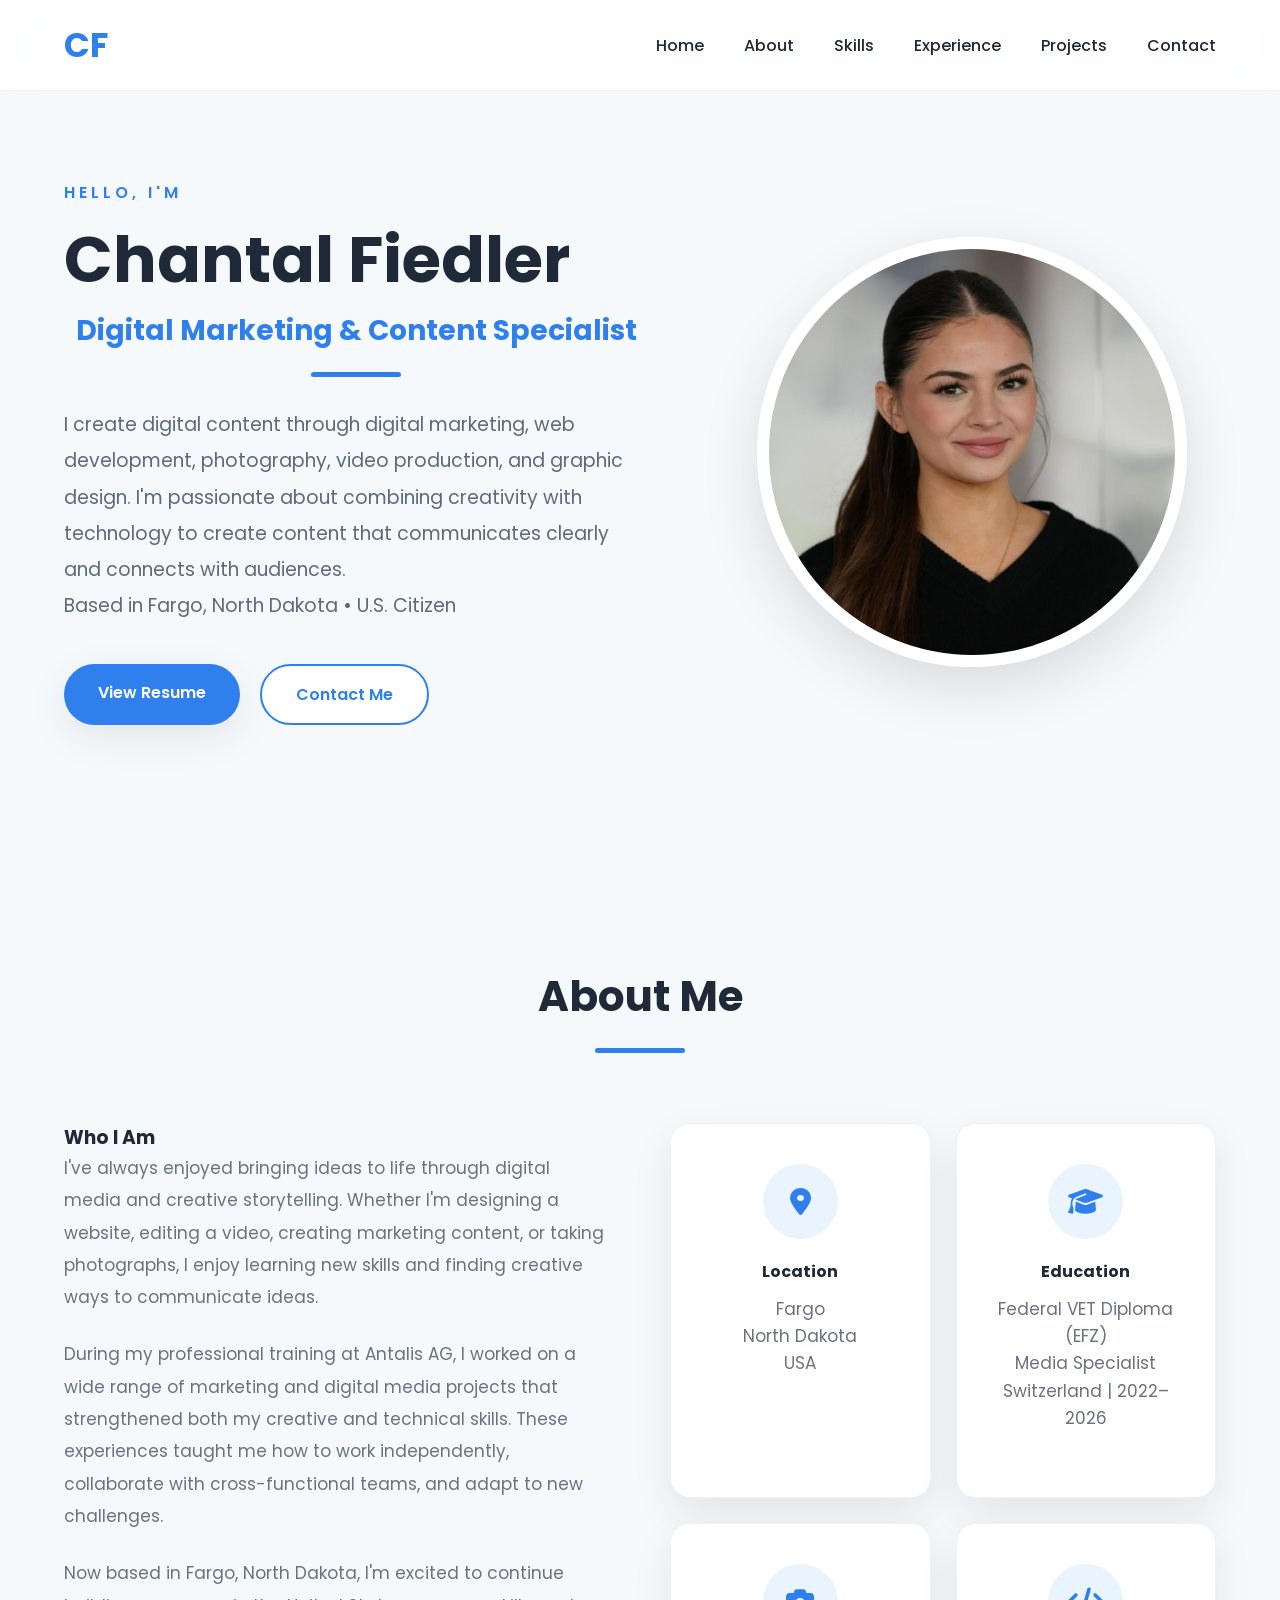
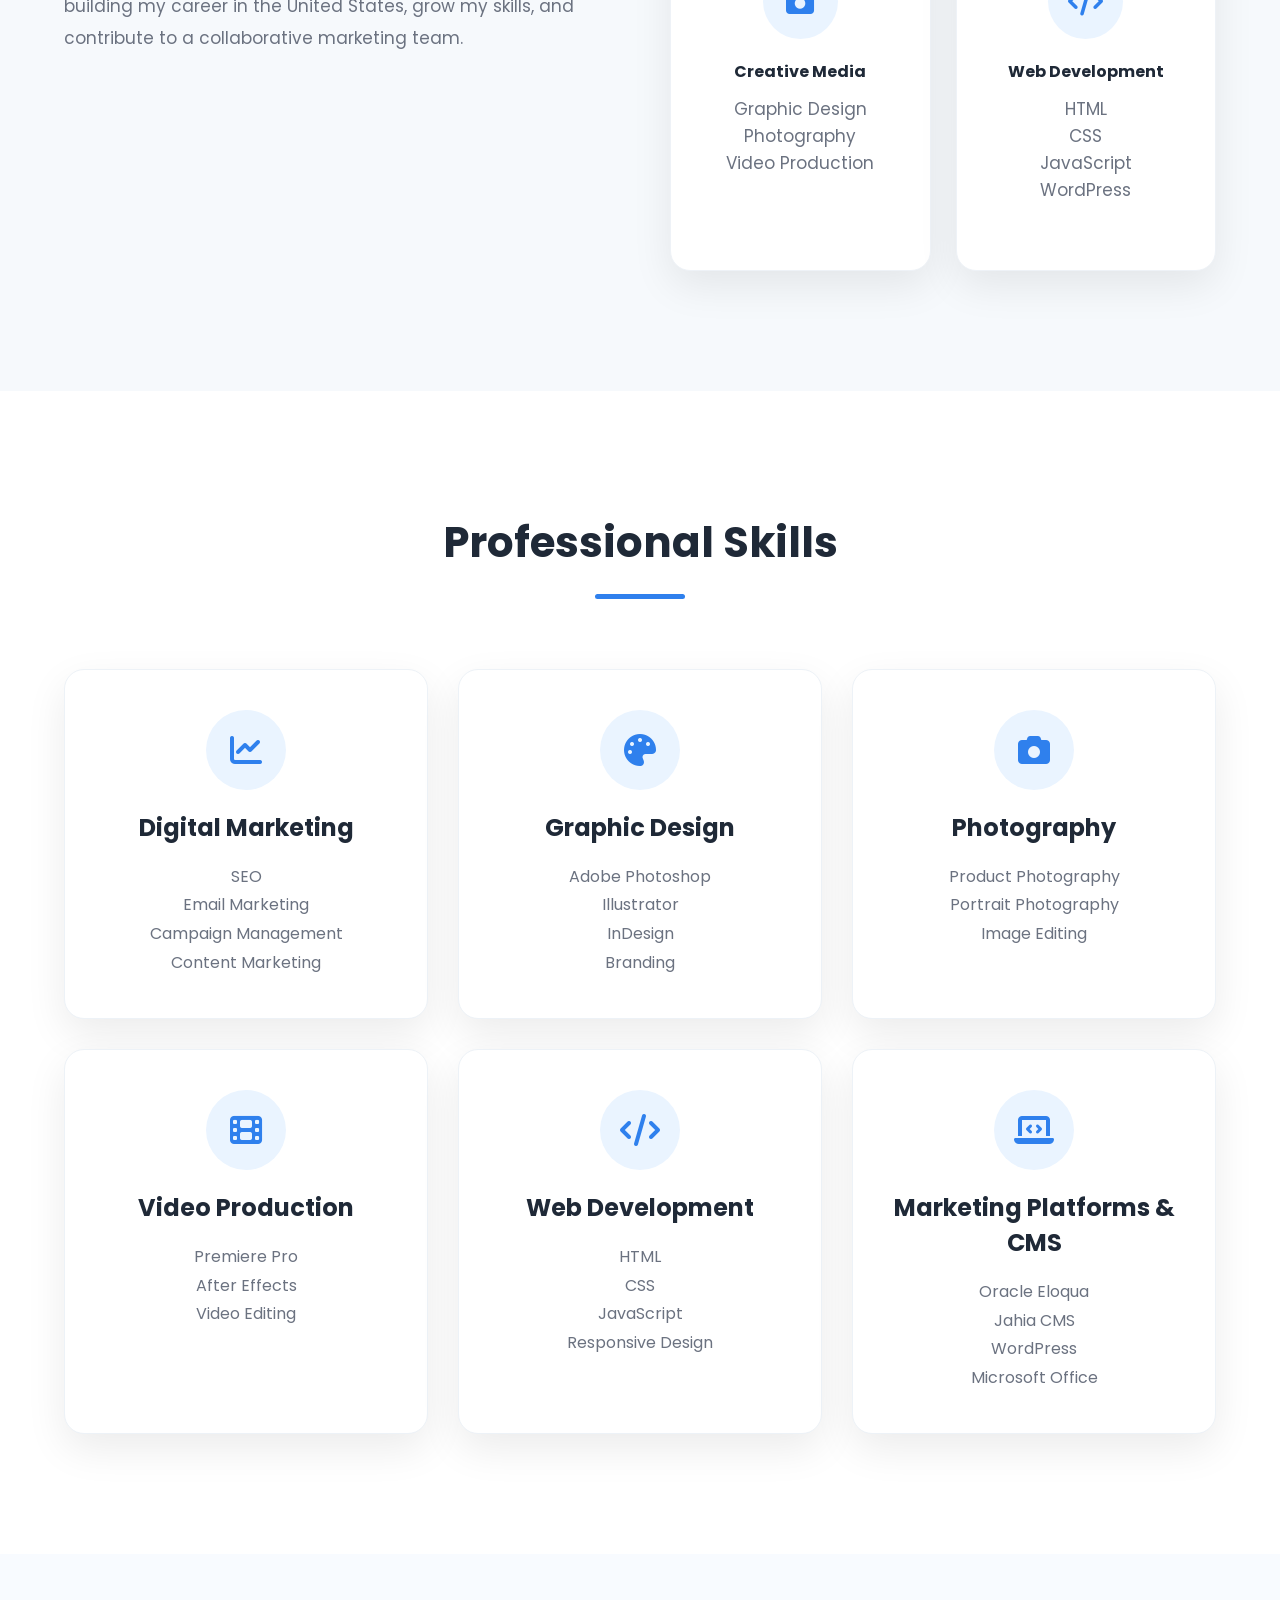
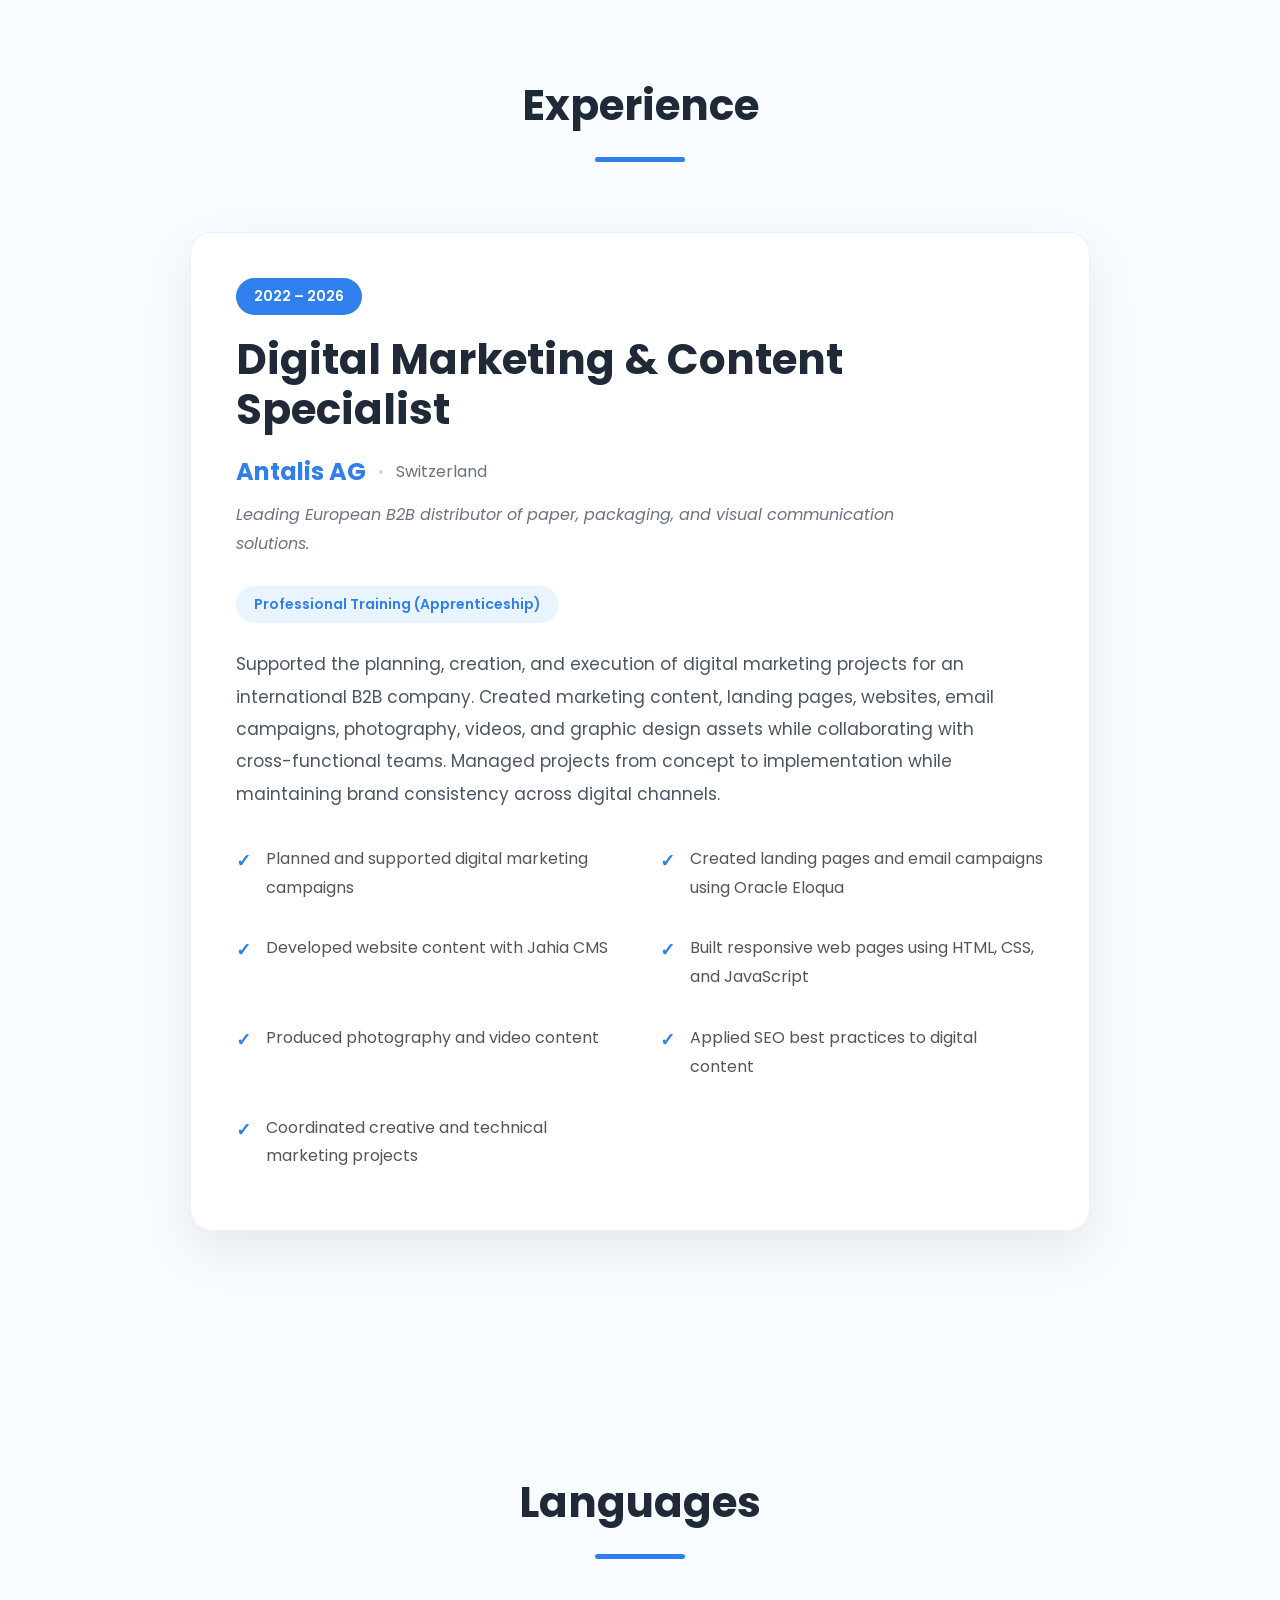
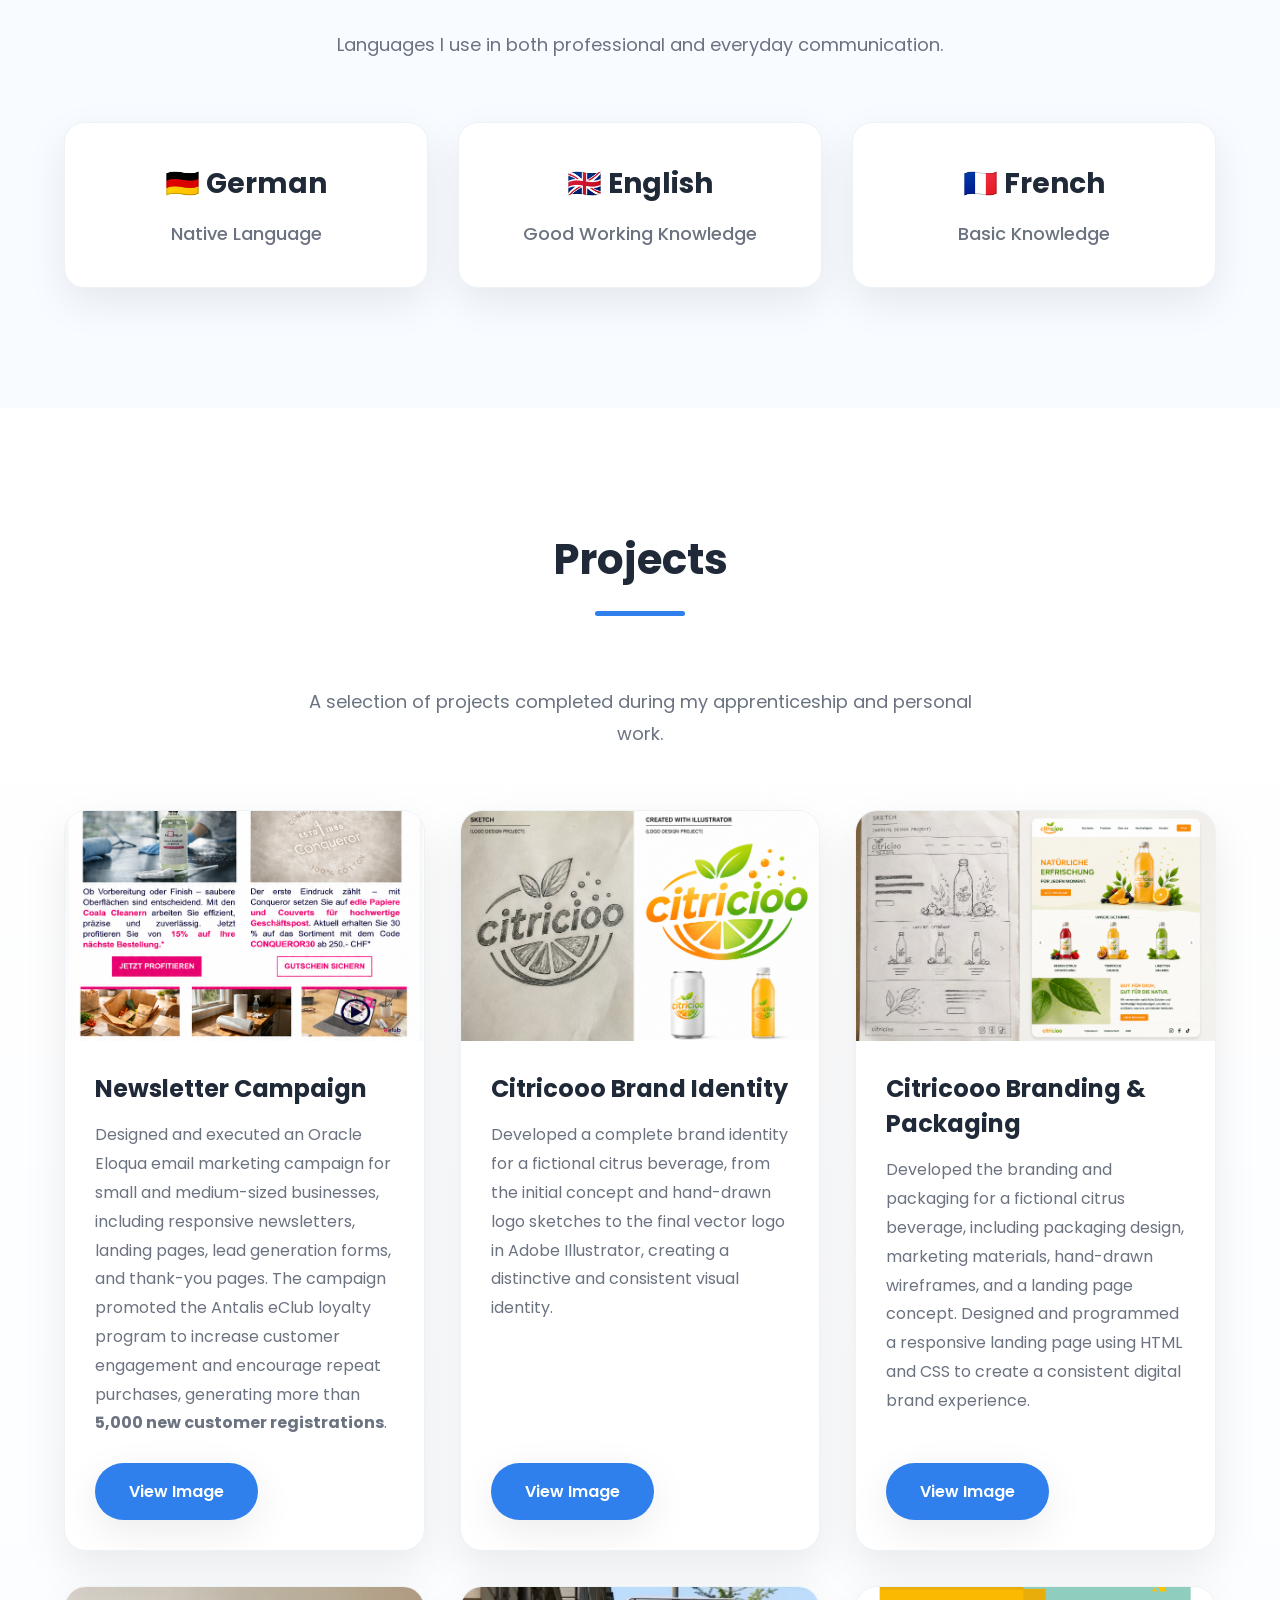
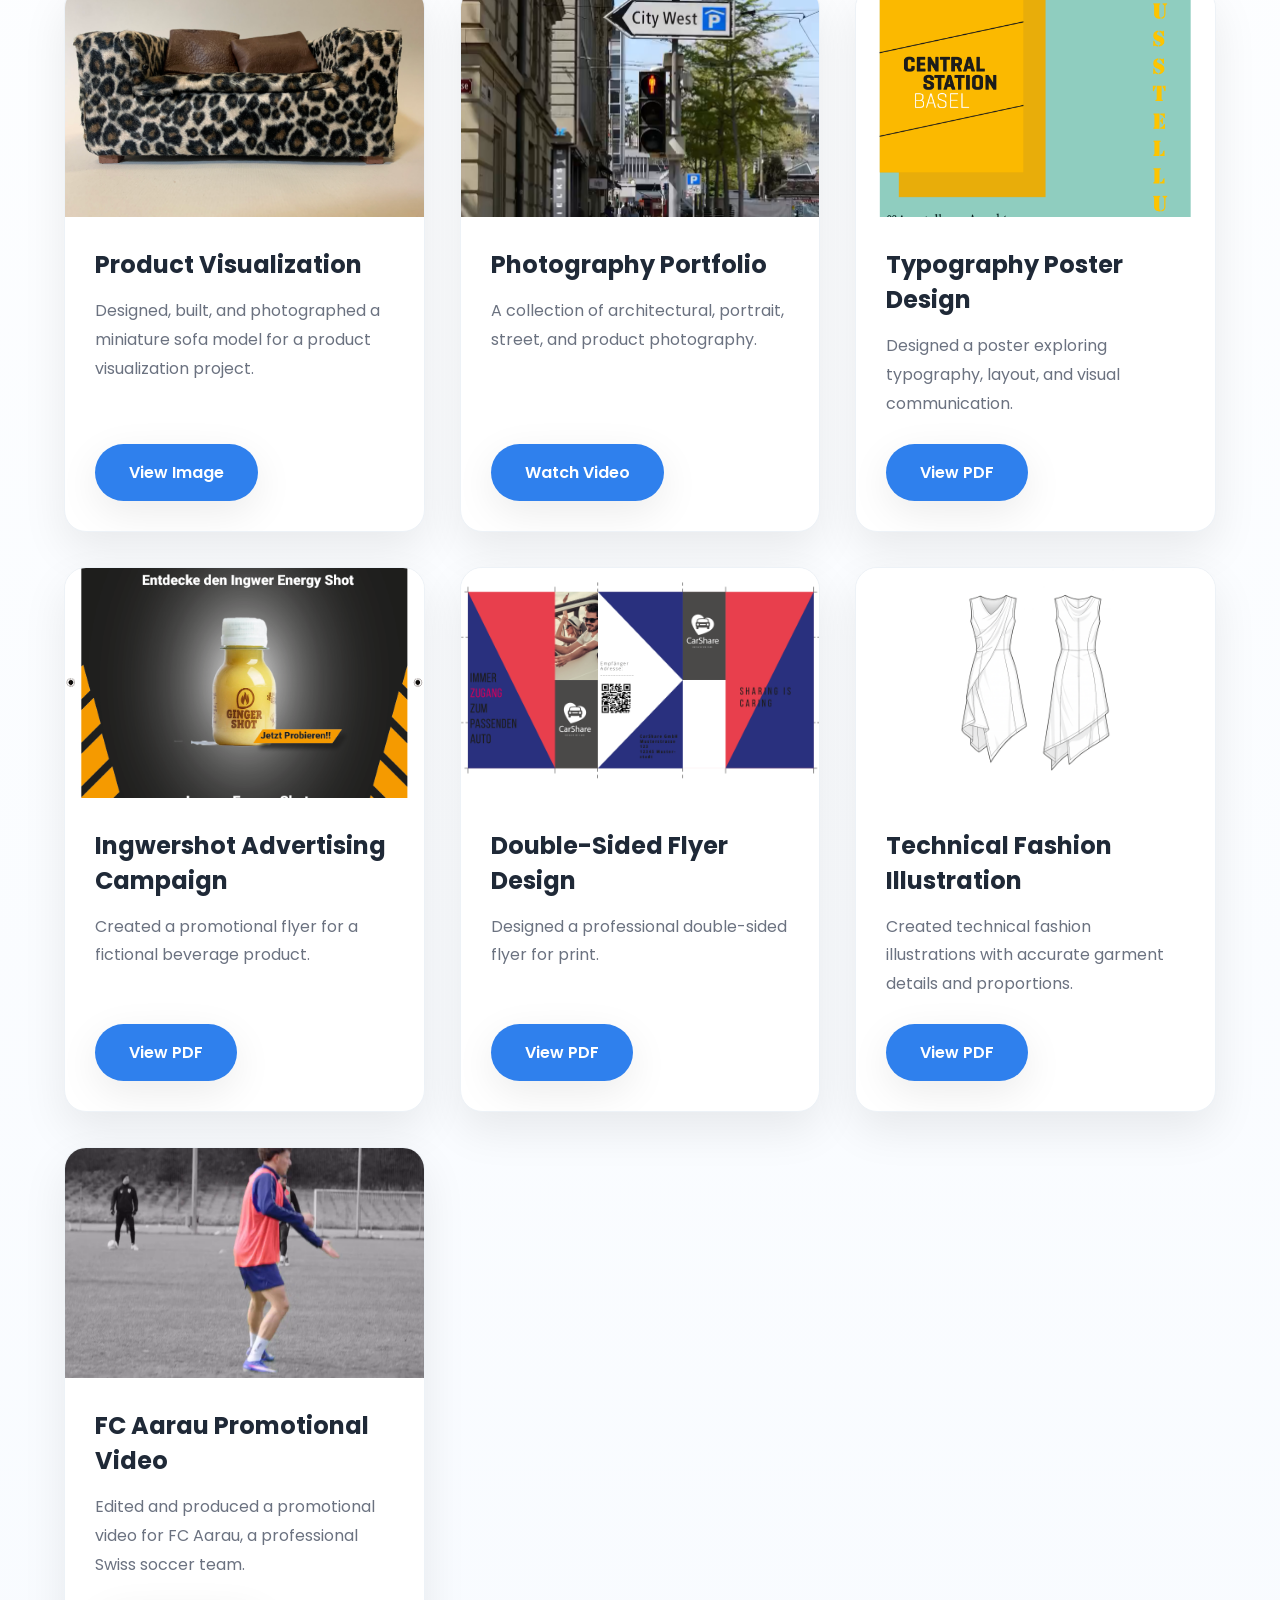
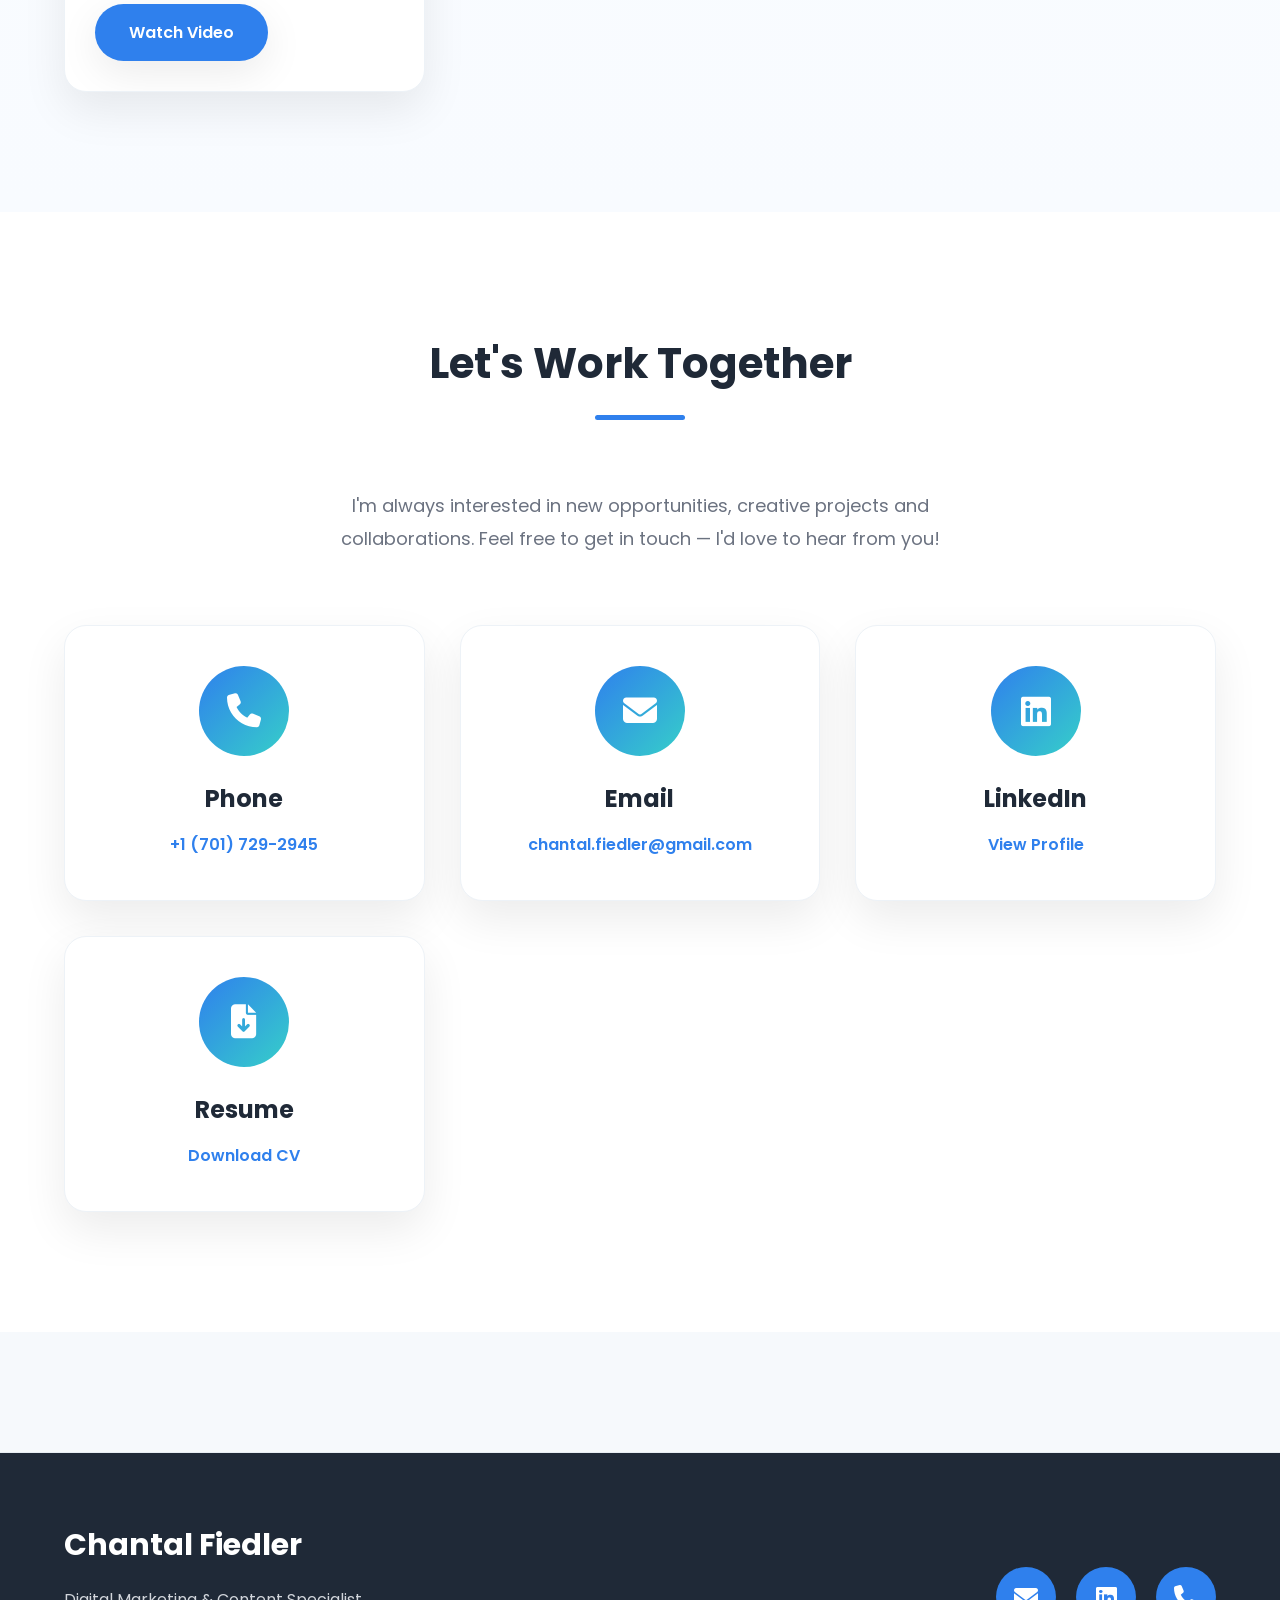
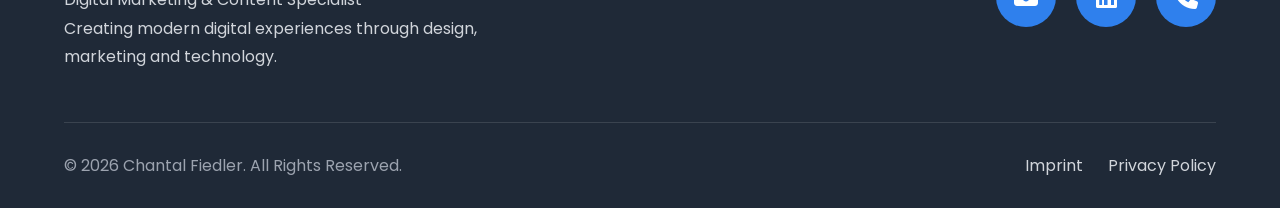
<file: index.html>
<!DOCTYPE html>
<html lang="en">

<head>

    <meta charset="UTF-8">
    <meta name="viewport" content="width=device-width, initial-scale=1.0">

<title>Chantal Fiedler | Digital Marketing & Content Specialist</title>

<meta name="description"
    content="Professional Portfolio of Chantal Fiedler - Digital Marketing, Photography, Web Development, Video Production and Content Creation.">

<meta name="author" content="Chantal Fiedler">

<meta name="keywords"
      content="Digital Marketing, Content Specialist, Media Specialist, Portfolio, Photography, Graphic Design, Web Development, HTML, CSS, JavaScript, Adobe Creative Cloud">

<meta name="robots" content="index,follow">

<meta property="og:title"
      content="Chantal Fiedler | Digital Marketing & Content Specialist">

<meta property="og:description"
      content="Professional portfolio showcasing projects in digital marketing, web development, photography and multimedia production.">

<meta property="og:type"
      content="website">

<link rel="stylesheet" href="style.css">

    <!-- Google Font -->
    <link href="https://fonts.googleapis.com/css2?family=Poppins:wght@300;400;500;600;700&display=swap"
        rel="stylesheet">

    <!-- Font Awesome -->
    <link rel="stylesheet"
        href="https://cdnjs.cloudflare.com/ajax/libs/font-awesome/6.7.2/css/all.min.css">

</head>

<body>

<div id="progressBar"></div>

<header>

<div class="container">

<nav>

<div class="logo">

CF

</div>

<ul>

<li><a href="#home">Home</a></li>

<li><a href="#about">About</a></li>

<li><a href="#skills">Skills</a></li>

<li><a href="#experience">Experience</a></li>

<li><a href="#projects">Projects</a></li>

<li><a href="#contact">Contact</a></li>

</ul>

</nav>

</div>

</header>

<!-- HERO -->

<section id="home" class="hero">

<div class="container hero-grid">

<div class="hero-text">

    <p class="hello">
        HELLO, I'M
    </p>

    <h1>Chantal Fiedler</h1>

    <h2>Digital Marketing & Content Specialist</h2>

    <p class="hero-description">
        I create digital content through digital marketing, web development, photography, video production, and graphic design. I'm passionate about combining creativity with technology to create content that communicates clearly and connects with audiences.
<br>
        Based in Fargo, North Dakota • U.S. Citizen  

    <div class="hero-buttons">

        <a href="files/CV_Chantal_Fiedler.pdf"
           target="_blank"
           class="btn">
            View Resume
        </a>

        <a href="#contact"
           class="btn-outline">
            Contact Me
        </a>

    </div>

</div>

<div class="hero-image">

<img src="images/Picture_Chantal.jpg.jpeg"
alt="Chantal Fiedler">

</div>

</div>

</section>

<!-- ABOUT -->

<section id="about">

<div class="container">

<h2>

About Me

</h2>

<div class="about-grid">

    <!-- Left Side -->
    <div class="about-text">

        <h3>Who I Am</h3>

        <p>
            I've always enjoyed bringing ideas to life through digital media and creative storytelling. Whether I'm designing a website, editing a video, creating marketing content, or taking photographs, I enjoy learning new skills and finding creative ways to communicate ideas.

        </p>

        <p>
            During my professional training at Antalis AG, I worked on a wide range of marketing and digital media projects that strengthened both my creative and technical skills. These experiences taught me how to work independently, collaborate with cross-functional teams, and adapt to new challenges.

        </p>

        <p>Now based in Fargo, North Dakota, I'm excited to continue building my career in the United States, grow my skills, and contribute to a collaborative marketing team.
</p>

    </div>

    <!-- Right Side -->
    <div class="info-cards">

        <div class="card">
            <i class="fa-solid fa-location-dot"></i>
            <h4>Location</h4>
            <p>
                Fargo<br>
                North Dakota<br>
USA <br>

            </p>
        </div>

        <div class="card">
            <i class="fa-solid fa-graduation-cap"></i>
            <h4>Education</h4>
            <p>
                Federal VET Diploma (EFZ)
<br>
                Media Specialist<br>
                Switzerland | 2022–2026

            </p>
        </div>

        <div class="card">
            <i class="fa-solid fa-camera"></i>
            <h4>Creative Media</h4>
            <p>
                Graphic Design
<br>
                Photography<br>
                Video Production

            </p>
        </div>

        <div class="card">
            <i class="fa-solid fa-code"></i>
            <h4>Web Development</h4>
            <p>
                HTML<br>
                CSS<br>
                JavaScript<br>
                WordPress
            </p>
        </div>

    </div>

</div>
</div>

</section>

<!-- SKILLS -->


<section id="skills">

    <div class="container">

        <h2>Professional Skills</h2>

        <div class="skills-grid">

    <div class="skill-card">
        <i class="fa-solid fa-chart-line"></i>
        <h3>Digital Marketing</h3>
        <p>
            SEO<br>
            Email Marketing<br>
            Campaign Management<br>
            Content Marketing
        </p>
    </div>

    <div class="skill-card">
        <i class="fa-solid fa-palette"></i>
        <h3>Graphic Design</h3>
        <p>
            Adobe Photoshop<br>
            Illustrator<br>
            InDesign<br>
            Branding
        </p>
    </div>

    <div class="skill-card">
        <i class="fa-solid fa-camera"></i>
        <h3>Photography</h3>
        <p>
            Product Photography<br>
            Portrait Photography<br>
            Image Editing
        </p>
    </div>

    <div class="skill-card">
        <i class="fa-solid fa-film"></i>
        <h3>Video Production</h3>
        <p>
            Premiere Pro<br>
            After Effects<br>
            Video Editing
        </p>
    </div>

    <div class="skill-card">
        <i class="fa-solid fa-code"></i>
        <h3>Web Development</h3>
        <p>
            HTML<br>
            CSS<br>
            JavaScript<br>
            Responsive Design
        </p>
    </div>

    <div class="skill-card">
        <i class="fa-solid fa-laptop-code"></i>
        <h3>Marketing Platforms & CMS</h3>
        <p>
            Oracle Eloqua<br>
            Jahia CMS<br>
            WordPress<br>
            Microsoft Office
        </p>
         </div> <!-- skills-grid -->

    </div> <!-- container -->

</section>


<!-- EXPERIENCE -->

<section id="experience">

    <div class="container">

        <h2>Experience</h2>

        <div class="timeline">

            <div class="timeline-item">

<span class="timeline-date">2022 – 2026</span>

<h3>Digital Marketing & Content Specialist</h3>

<div class="company-header">
    <h4>Antalis AG</h4>
    <span>Switzerland</span>
</div>

<p class="company-description">
    Leading European B2B distributor of paper, packaging, and visual communication solutions.
</p>

<div class="job-type">
    Professional Training (Apprenticeship)
</div>

<p class="experience-description">
    Supported the planning, creation, and execution of digital marketing projects for an international B2B company. Created marketing content, landing pages, websites, email campaigns, photography, videos, and graphic design assets while collaborating with cross-functional teams. Managed projects from concept to implementation while maintaining brand consistency across digital channels.
</p>

<ul class="experience-list">
    <li>Planned and supported digital marketing campaigns</li>
    <li>Created landing pages and email campaigns using Oracle Eloqua</li>
    <li>Developed website content with Jahia CMS</li>
    <li>Built responsive web pages using HTML, CSS, and JavaScript</li>
    <li>Produced photography and video content</li>
    <li>Applied SEO best practices to digital content</li>
    <li>Coordinated creative and technical marketing projects</li>
</ul>

            </div>

        </div>

    </div>

</section>




<!-- LANGUAGES -->

<section id="languages">

    <div class="container">

        <h2>Languages</h2>

        <p class="section-text">
            Languages I use in both professional and everyday communication.
        </p>

        <div class="languages-grid">

            <div class="language-card">

                <h3>🇩🇪 German</h3>

                <p>Native Language</p>

            </div>

            <div class="language-card">

                <h3>🇬🇧 English</h3>

                <p>Good Working Knowledge</p>

            </div>

            <div class="language-card">

                <h3>🇫🇷 French</h3>

                <p>Basic Knowledge</p>

            </div>

        </div>

    </div>

</section>

<!-- PROJECTS -->

<section id="projects">

<div class="container">

<h2>

Projects

</h2>

<p class="section-text">

A selection of projects completed during my apprenticeship and personal work.

</p>


<div id="projectContainer" class="projects-grid">

    <!-- Antalis Newsletter -->
    <div class="project-card">

        <div class="project-image">
            <img src="files/Fiedler_Chantal_Kampagne.png"
                 alt="Antalis eClub Newsletter Campaign">
        </div>

        <div class="project-content">

            <h3>Newsletter Campaign</h3>

            <p>
            Designed and executed an Oracle Eloqua email marketing campaign for small and medium-sized businesses, including responsive newsletters, landing pages, lead generation forms, and thank-you pages. The campaign promoted the Antalis eClub loyalty program to increase customer engagement and encourage repeat purchases, generating more than <strong>5,000 new customer registrations</strong>.
            </p>

      <a href="files/Fiedler_Chantal_Kampagne.pdf"
               target="_blank"
               class="btn">
                View Image
            </a>
        </div>

    </div>


    <!-- Citricooo Logo -->
    <div class="project-card">
        <div class="project-image">
            <img src="files/Fiedler_Chantal_Citricoo_Logo_Me22b.png" alt="Citricooo Logo">
        </div>

        <div class="project-content">
            <h3>Citricooo Brand Identity</h3>
            <p>Developed a complete brand identity for a fictional citrus beverage, from the initial concept and hand-drawn logo sketches to the final vector logo in Adobe Illustrator, creating a distinctive and consistent visual identity.</p>

            <a href="files/Fiedler_Chantal_Citricoo_Logo_Me22b.png"
               target="_blank"
               class="btn">
                View Image
            </a>
        </div>
    </div>

    <!-- Citricooo Branding -->
    <div class="project-card">
        <div class="project-image">
            <img src="files/Fiedler_Chantal_Citricoo_Aufbau_Me22b.png" alt="Citricooo Branding">
        </div>

        <div class="project-content">
            <h3>Citricooo Branding & Packaging</h3>
            <p>Developed the branding and packaging for a fictional citrus beverage, including packaging design, marketing materials, hand-drawn wireframes, and a landing page concept. Designed and programmed a responsive landing page using HTML and CSS to create a consistent digital brand experience.</p>

            <a href="files/Fiedler_Chantal_Citricoo_Aufbau_Me22b.png"
               target="_blank"
               class="btn">
                View Image
            </a>
        </div>
    </div>

    <!-- Product Rendering -->
<div class="project-card">

    <div class="project-image">
        <img src="files/Fiedler_Chantal_Sofa.png" alt="Product Rendering">
    </div>

    <div class="project-content">
        <h3>Product Visualization</h3>

        <p>
            Designed, built, and photographed a miniature sofa model for a product visualization project.
        </p>

        <a href="files/Fiedler_Chantal_Sofa.png"
           target="_blank"
           class="btn">
            View Image
        </a>

    </div>

</div>

    <!-- Photography Video -->
    <div class="project-card">
        <div class="project-image">
            <img src="files/Clips_City_Thumbnail.png" alt="Photography Showcase">
        </div>

        <div class="project-content">
            <h3>Photography Portfolio</h3>
            <p>A collection of architectural, portrait, street, and product photography.</p>

            <a href="files/Clips_City.MP4"
               target="_blank"
               class="btn">
                Watch Video
            </a>
        </div>
    </div>

    <!-- Typography Flyer -->
    <div class="project-card">
        <div class="project-image">
            <img src="files/Fiedler_Chantal_Flyer_Typografie.png" alt="Typography Flyer">
        </div>

        <div class="project-content">
            <h3>Typography Poster Design</h3>
            <p>Designed a poster exploring typography, layout, and visual communication.</p>

            <a href="files/Fiedler_Chantal_Flyer_Typografie.pdf"
               target="_blank"
               class="btn">
                View PDF
            </a>
        </div>
    </div>

    <!-- Ingwershot Flyer -->
    <div class="project-card">
        <div class="project-image">
            <img src="files/Fiedler_Chantal_Flyer_Ingwershot-Clip.png" alt="Ingwershot Flyer">
        </div>

        <div class="project-content">
            <h3>Ingwershot Advertising Campaign</h3>
            <p>Created a promotional flyer for a fictional beverage product.</p>

            <a href="files/Fiedler_Chantal_Flyer_Ingwershot-Clip.pdf"
               target="_blank"
               class="btn">
                View PDF
            </a>
        </div>
    </div>

    <!-- Front & Back Flyer -->
    <div class="project-card">
        <div class="project-image">
            <img src="files/Fiedler_Chantal_Front-and-back_Flyer.png" alt="Front & Back Flyer">
        </div>

        <div class="project-content">
            <h3>Double-Sided Flyer Design</h3>
            <p>Designed a professional double-sided flyer for print.</p>

            <a href="files/Fiedler_Chantal_Front-and-back_Flyer.pdf"
               target="_blank"
               class="btn">
                View PDF
            </a>
        </div>
    </div>

<!-- Fashion Illustration -->
<div class="project-card">

    <div class="project-image">
        <img src="files/Fiedler_Chantal_IMAE_FS26.png" alt="Fashion Illustration">
    </div>

    <div class="project-content">
        <h3>Technical Fashion Illustration</h3>

        <p>
Created technical fashion illustrations with accurate garment details and proportions.
        </p>

        <a href="files/Fiedler_Chantal_IMAE_FS26.pdf"
           target="_blank"
           class="btn">
            View PDF
        </a>

    </div>

</div>
<!-- Video Production -->
<div class="project-card">

    <div class="project-image">
        <img src="files/Fiedler_Chantal_FCaarau_Projekt_Me22b_Thumbnail.png"
             alt="FC Aarau Promotional Video">
    </div>

    <div class="project-content">
        <h3>FC Aarau Promotional Video</h3>

        <p>
            Edited and produced a promotional video for FC Aarau, a professional Swiss soccer team.
        </p>

        <a href="files/Fiedler_Chantal_FCaarau_Projekt_Me22b.MP4"
           target="_blank"
           class="btn">
            Watch Video
        </a>

    </div>

</div>

</div> <!-- Ende projectContainer -->

</section>

<!-- CONTACT -->

<section id="contact">

<div class="container">

<h2>Let's Work Together</h2>

<p class="section-text">

I'm always interested in new opportunities, creative projects and collaborations.
Feel free to get in touch — I'd love to hear from you!

</p>

<div class="contact-grid">

    <div class="contact-card">

        <i class="fa-solid fa-phone"></i>

        <h3>Phone</h3>

        <p>
            <a href="tel:+17017292945">
                +1 (701) 729-2945
            </a>
        </p>

    </div>

    <div class="contact-card">

        <i class="fa-solid fa-envelope"></i>

        <h3>Email</h3>

        <p>
            <a href="mailto:chantal.fiedler@gmail.com">
                chantal.fiedler@gmail.com
            </a>
        </p>

    </div>

    <div class="contact-card">

        <i class="fa-brands fa-linkedin"></i>

        <h3>LinkedIn</h3>

        <p>
            <a href="https://www.linkedin.com/in/chantal-fiedler"
               target="_blank">
                View Profile
            </a>
        </p>

    </div>

    <div class="contact-card">

        <i class="fa-solid fa-file-arrow-down"></i>

        <h3>Resume</h3>

        <p>
            <a href="files/CV_Chantal_Fiedler.pdf"
               target="_blank">
                Download CV
            </a>
        </p>

    </div>

</div>
</div>

</section>

<footer>

    <div class="footer-content">

        <div class="footer-left">

            <h3>Chantal Fiedler</h3>

            <p>
                Digital Marketing & Content Specialist
            </p>

            <p>
                Creating modern digital experiences through design,
                marketing and technology.
            </p>

        </div>

        <div class="footer-right">

            <a href="mailto:chantal.fiedler@gmail.com">
                <i class="fa-solid fa-envelope"></i>
            </a>

            <a href="https://www.linkedin.com/in/chantal-fiedler"
               target="_blank">
                <i class="fa-brands fa-linkedin"></i>
            </a>

            <a href="tel:+17017292945">
                <i class="fa-solid fa-phone"></i>
            </a>

        </div>

    </div>

    <hr>

    <div class="footer-bottom">

        <p>
            © 2026 Chantal Fiedler. All Rights Reserved.
        </p>

        <div class="footer-links">

            <a href="imprint.html">Imprint</a>

            <a href="privacy.html">Privacy Policy</a>

        </div>

    </div>

</footer>
</file>
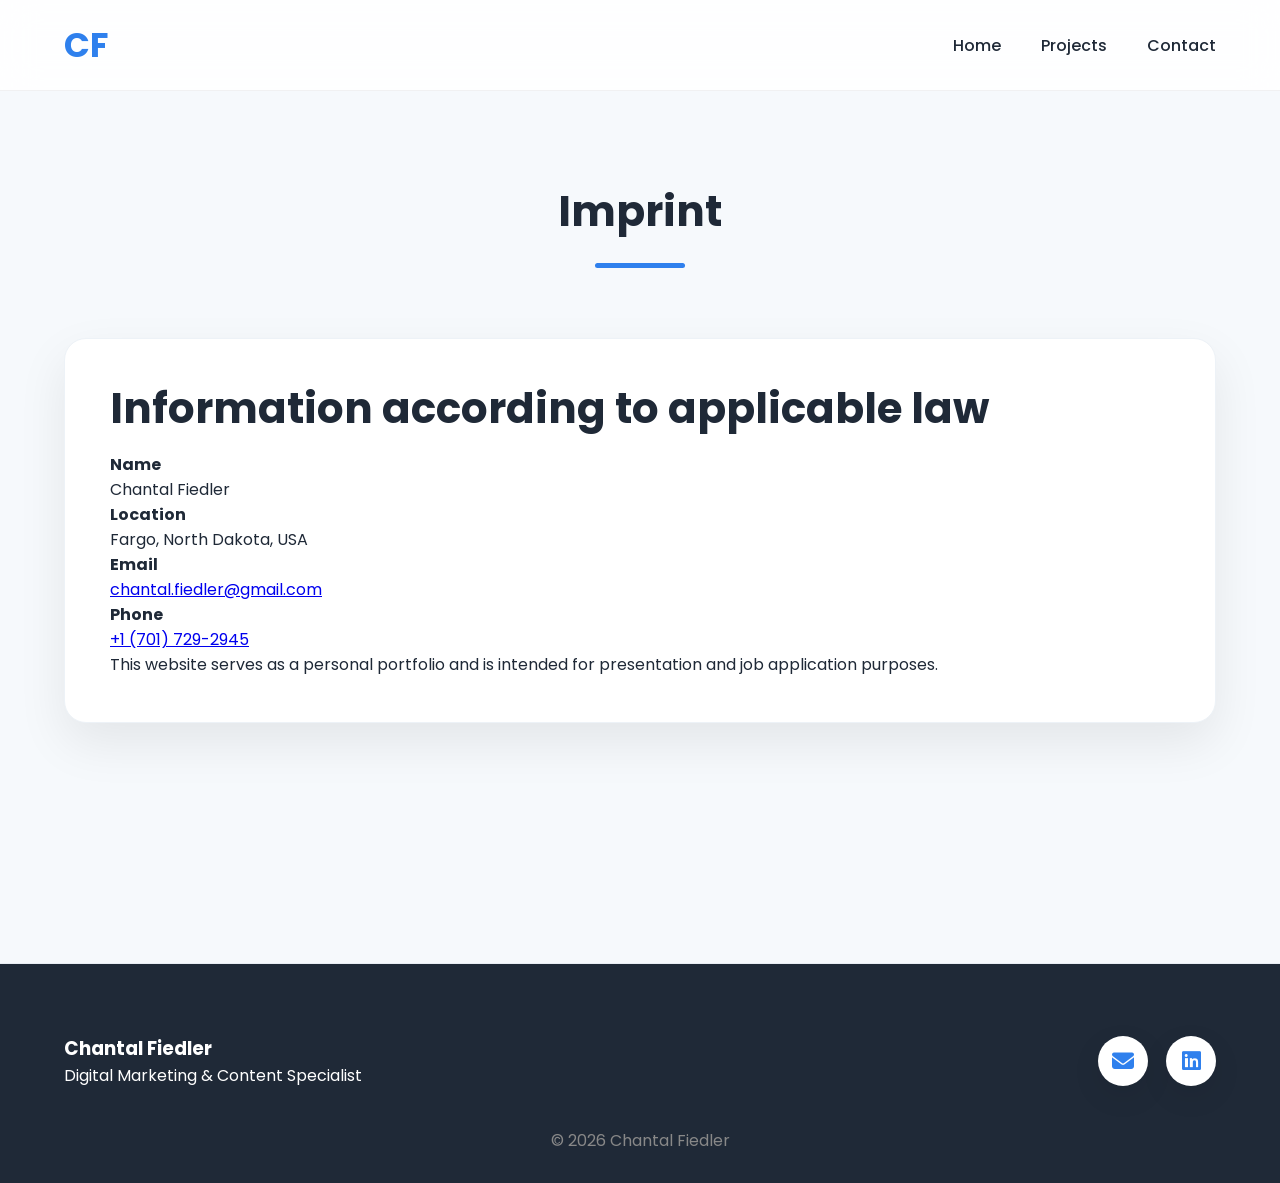
<file: imprint.html>
<!DOCTYPE html>
<html lang="en">

<head>

<meta charset="UTF-8">
<meta name="viewport" content="width=device-width, initial-scale=1.0">

<title>Imprint | Chantal Fiedler</title>

<link rel="stylesheet" href="style.css">

<link href="https://fonts.googleapis.com/css2?family=Poppins:wght@300;400;500;600;700&display=swap" rel="stylesheet">

<link rel="stylesheet"
href="https://cdnjs.cloudflare.com/ajax/libs/font-awesome/6.7.2/css/all.min.css">

</head>

<body>

<header>

<div class="container">

<nav>

<div class="logo">
CF
</div>

<ul>

<li><a href="index.html">Home</a></li>

<li><a href="index.html#projects">Projects</a></li>

<li><a href="index.html#contact">Contact</a></li>

</ul>

</nav>

</div>

</header>

<section style="padding-top:180px;">

<div class="container">

<h2>Imprint</h2>

<div class="timeline-item">

<h3>Information according to applicable law</h3>

<p>

<strong>Name</strong><br>
Chantal Fiedler

</p>

<p>

<strong>Location</strong><br>
Fargo, North Dakota, USA

</p>

<p>

<strong>Email</strong><br>

<a href="mailto:chantal.fiedler@gmail.com">
chantal.fiedler@gmail.com
</a>

</p>

<p>

<strong>Phone</strong><br>

<a href="tel:+17017292945">
+1 (701) 729-2945
</a>

</p>

<p>

This website serves as a personal portfolio and is intended for
presentation and job application purposes.

</p>

</div>

</div>

</section>

<footer>

<div class="footer-content">

<div>

<h3>Chantal Fiedler</h3>

<p>Digital Marketing & Content Specialist</p>

</div>

<div class="footer-social">

<a href="mailto:chantal.fiedler@gmail.com">
<i class="fa-solid fa-envelope"></i>
</a>

<a href="https://www.linkedin.com/in/chantal-fiedler"
target="_blank">
<i class="fa-brands fa-linkedin"></i>
</a>

</div>

</div>

<p style="text-align:center;margin-top:40px;color:#888;">
© 2026 Chantal Fiedler
</p>

</footer>

</body>

</html>
</file>
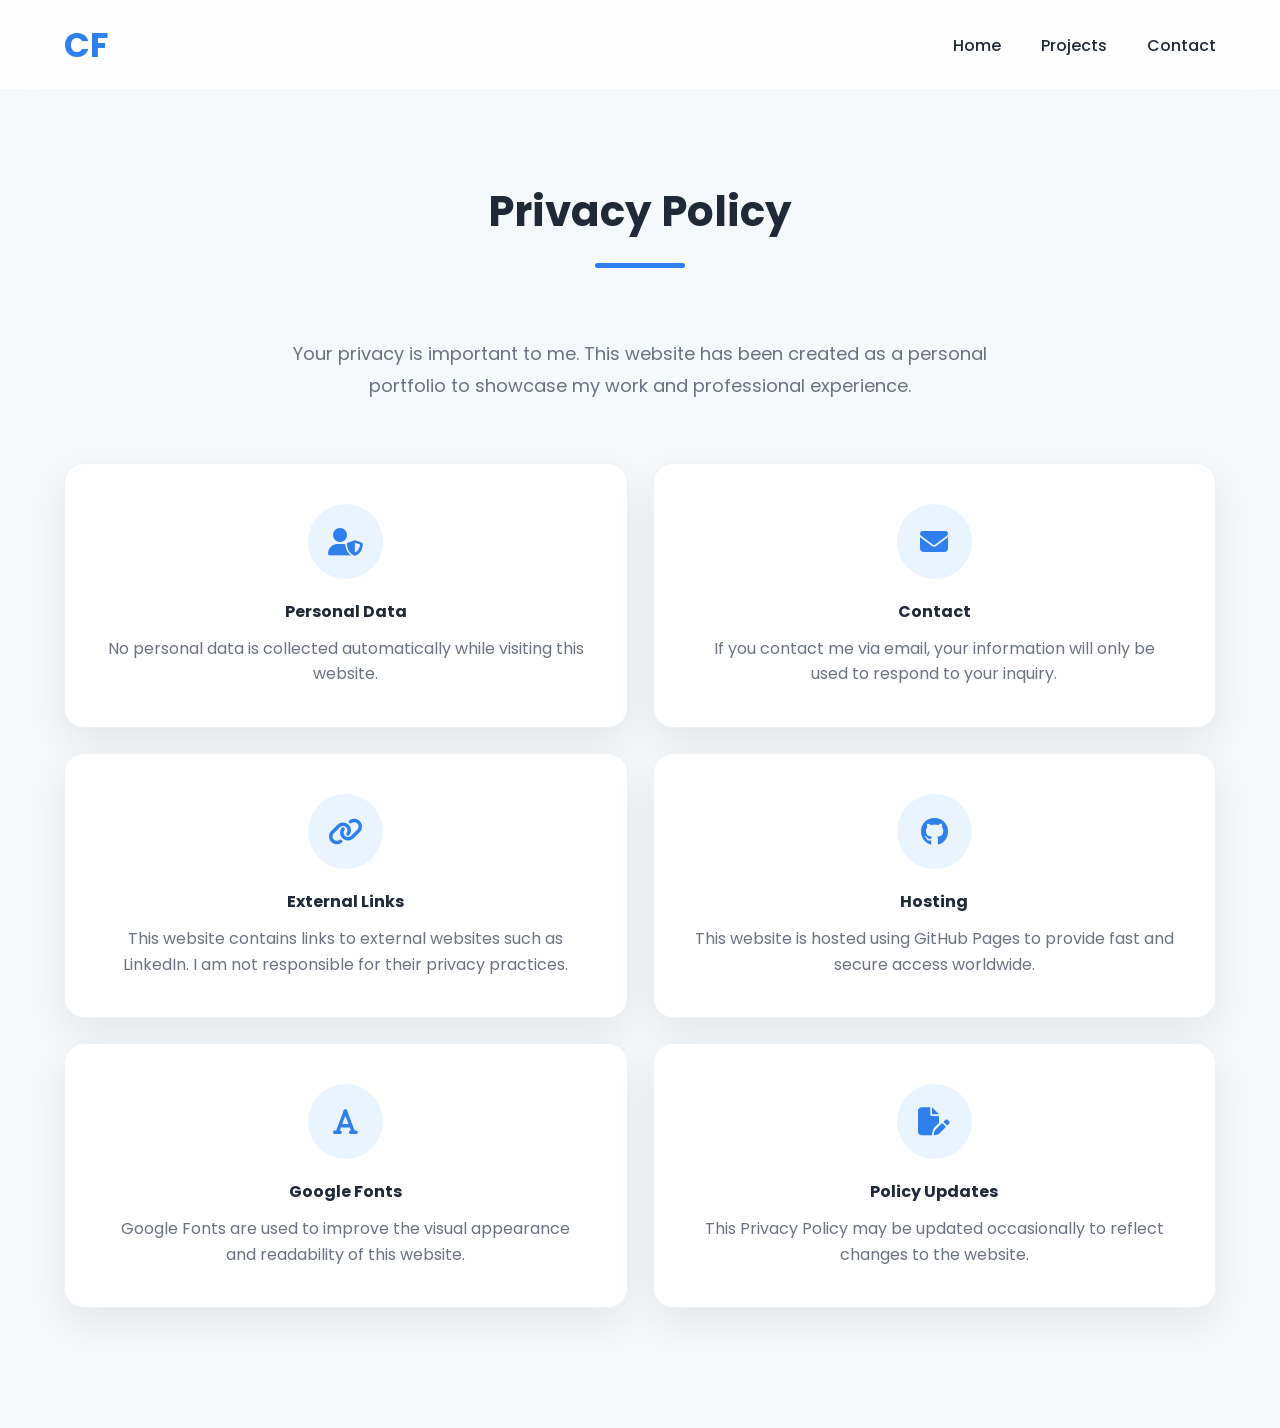
<file: privacy.html>
<!DOCTYPE html>
<html lang="en">

<head>

<meta charset="UTF-8">
<meta name="viewport" content="width=device-width, initial-scale=1.0">

<title>Privacy Policy | Chantal Fiedler</title>

<link rel="stylesheet" href="style.css">

<link href="https://fonts.googleapis.com/css2?family=Poppins:wght@300;400;500;600;700&display=swap" rel="stylesheet">

<link rel="stylesheet"
href="https://cdnjs.cloudflare.com/ajax/libs/font-awesome/6.7.2/css/all.min.css">

</head>

<body>

<header>

<div class="container">

<nav>

<div class="logo">
CF
</div>

<ul>

<li><a href="index.html">Home</a></li>

<li><a href="index.html#projects">Projects</a></li>

<li><a href="index.html#contact">Contact</a></li>

</ul>

</nav>

</div>

</header>
<section style="padding-top:180px;">

<div class="container">

    <h2>Privacy Policy</h2>

    <p class="section-text">
        Your privacy is important to me. This website has been created as a personal
        portfolio to showcase my work and professional experience.
    </p>

    <div class="info-cards">

        <div class="card">
            <i class="fa-solid fa-user-shield"></i>

            <h4>Personal Data</h4>

            <p>
                No personal data is collected automatically while visiting this website.
            </p>
        </div>

        <div class="card">
            <i class="fa-solid fa-envelope"></i>

            <h4>Contact</h4>

            <p>
                If you contact me via email, your information will only be used to
                respond to your inquiry.
            </p>
        </div>

        <div class="card">
            <i class="fa-solid fa-link"></i>

            <h4>External Links</h4>

            <p>
                This website contains links to external websites such as LinkedIn.
                I am not responsible for their privacy practices.
            </p>
        </div>

        <div class="card">
            <i class="fa-brands fa-github"></i>

            <h4>Hosting</h4>

            <p>
                This website is hosted using GitHub Pages to provide fast and secure
                access worldwide.
            </p>
        </div>

        <div class="card">
            <i class="fa-solid fa-font"></i>

            <h4>Google Fonts</h4>

            <p>
                Google Fonts are used to improve the visual appearance and readability
                of this website.
            </p>
        </div>

        <div class="card">
            <i class="fa-solid fa-file-pen"></i>

            <h4>Policy Updates</h4>

            <p>
                This Privacy Policy may be updated occasionally to reflect changes
                to the website.
            </p>
        </div>

    </div>

</div>

</section>
</file>
<file: style.css>
/* ======================================================
   CHANTAL FIEDLER PORTFOLIO
   Premium Light Theme
====================================================== */

:root{

    --primary:#2F80ED;
    --primary-dark:#1565C0;
    --secondary:#36CFC9;

    --background:#F6F9FC;
    --white:#FFFFFF;

    --text:#1F2937;
    --text-light:#6B7280;

    --border:#E5E7EB;

    --shadow:0 12px 40px rgba(0,0,0,.08);
    --shadow-hover:0 20px 60px rgba(0,0,0,.15);

    --radius:18px;

    --transition:.35s;

    --max-width:1250px;

}

*{
    margin:0;
    padding:0;
    box-sizing:border-box;
}

html{

    scroll-behavior:smooth;

}

body{

    font-family:"Poppins",sans-serif;
    background:var(--background);
    color:var(--text);
    overflow-x:hidden;

}

/* ============================= */

.container{

    width:90%;
    max-width:var(--max-width);
    margin:auto;

}

/* ============================= */

header{

    position:fixed;
    top:0;
    left:0;

    width:100%;

    background:rgba(255,255,255,.85);

    backdrop-filter:blur(18px);

    z-index:9999;

    border-bottom:1px solid rgba(0,0,0,.05);

}

/* ============================= */

nav{

    height:90px;

    display:flex;

    justify-content:space-between;

    align-items:center;

}

.logo{

    font-size:34px;

    font-weight:700;

    color:var(--primary);

}

nav ul{

    display:flex;

    list-style:none;

    gap:40px;

}

nav a{

    text-decoration:none;

    color:var(--text);

    font-weight:500;

    transition:var(--transition);

    position:relative;

}

nav a:hover{

    color:var(--primary);

}

nav a::after{

    content:"";

    position:absolute;

    left:0;

    bottom:-8px;

    width:0;

    height:3px;

    background:var(--primary);

    transition:.3s;

}

nav a:hover::after{

    width:100%;

}

/* ============================= */

.hero{

    padding-top:180px;

    padding-bottom:120px;

}

.hero-grid{

    display:grid;

    grid-template-columns:1.2fr 1fr;

    align-items:center;

    gap:80px;

}

/* ============================= */

.hello{

    color:var(--primary);

    letter-spacing:4px;

    font-weight:600;

    margin-bottom:20px;

}

.hero h1{

    font-size:64px;

    line-height:1.1;

    margin-bottom:15px;

}

.hero h2{

    font-size:28px;

    color:var(--primary);

    margin-bottom:30px;

}

.hero-description{

    font-size:19px;
    line-height:1.9;
    color:#5F6B7A;
    max-width:620px;
    margin-top:20px;

}

/* ============================= */

.hero-buttons{

    margin-top:40px;

    display:flex;

    gap:20px;

    flex-wrap:wrap;

}

.btn{

    background:var(--primary);

    color:white;

    text-decoration:none;

    padding:16px 34px;

    border-radius:50px;

    transition:.3s;

    font-weight:600;

    box-shadow:var(--shadow);

}

.btn:hover{

    background:var(--primary-dark);

    transform:translateY(-5px);

}

/* ============================= */

.btn-outline{

    background:white;

    border:2px solid var(--primary);

    color:var(--primary);

    text-decoration:none;

    padding:16px 34px;

    border-radius:50px;

    transition:.3s;

    font-weight:600;

}

.btn-outline:hover{

    background:var(--primary);

    color:white;

}

/* ============================= */

.hero-image{

    display:flex;

    justify-content:center;

}

/* ============================= */

.hero-image img{

    width:430px;
    height:430px;
    object-fit:cover;

    border-radius:50%;

    border:12px solid white;

    box-shadow:
        0 20px 60px rgba(0,0,0,.12);

    transition:.4s;

}

.hero-image img:hover{

    transform:scale(1.04) rotate(-1deg);

}

/* ============================= */

section{

    padding:120px 0;

}

section h2{

    text-align:center;

    font-size:42px;

    margin-bottom:70px;

    position:relative;

}

section h2::after{

    content:"";

    width:90px;

    height:5px;

    background:var(--primary);

    display:block;

    margin:20px auto;

    border-radius:10px;

}

/* ============================= */

.about-grid{

    display:grid;

    grid-template-columns:1fr 1fr;

    gap:60px;

}

.about-grid p{

    line-height:1.9;
    color:#6B7280;
    font-size:17px;
    margin-bottom:25px;

}

.about-grid ul{

    margin-top:25px;

    padding-left:20px;

}

.about-grid li{

    margin-bottom:14px;

}

/* ============================= */

.info-cards{

    display:grid;

    grid-template-columns:1fr 1fr;

    gap:25px;

}

.card{

    background:white;
    padding:40px;
    border-radius:20px;

    text-align:center;

    box-shadow:0 15px 40px rgba(0,0,0,.08);

    transition:.35s;

    border:1px solid #EEF2F7;

}

.card:hover{

    transform:translateY(-10px);

    box-shadow:var(--shadow-hover);

}

.card i{

    width:75px;
    height:75px;

    line-height:75px;

    border-radius:50%;

    background:#EAF4FF;

    color:#2F80ED;

    font-size:28px;

    margin-bottom:20px;

}

.card h4{

    margin-bottom:12px;

}

.card p{

    color:var(--text-light);

    line-height:1.6;

}

/* ==========================================
   SKILLS SECTION
========================================== */

/* ==========================================
   SKILLS
========================================== */

#skills{

    background:#ffffff;

}

.skills-grid{

    display:grid;

    grid-template-columns:repeat(auto-fit,minmax(280px,1fr));

    gap:30px;

    margin-top:60px;

}

.skill-card{

    background:#fff;

    padding:40px;

    border-radius:20px;

    text-align:center;

    border:1px solid #EDF2F7;

    box-shadow:0 15px 40px rgba(0,0,0,.08);

    transition:.35s;

    opacity:1;

    transform:none;

}

.skill-card:hover{

    transform:translateY(-8px);

    box-shadow:0 25px 55px rgba(47,128,237,.18);

}

.skill-card i{

    width:80px;

    height:80px;

    line-height:80px;

    border-radius:50%;

    background:#EAF4FF;

    color:#2F80ED;

    font-size:32px;

    margin-bottom:20px;

}

.skill-card h3{

    font-size:24px;

    margin-bottom:18px;

    color:#1F2937;

}

.skill-card p{

    color:#6B7280;

    line-height:1.8;

}
/* ==========================================
   EXPERIENCE
========================================== */

#experience{
    background:#F8FBFF;
}

.timeline{
    max-width:900px;
    margin:auto;
}

.timeline-item{
    background:#fff;
    padding:50px;
    border-radius:24px;
    box-shadow:0 20px 50px rgba(0,0,0,.08);
    border:1px solid #EDF2F7;
}

.timeline-date{
    display:inline-block;
    padding:9px 20px;
    background:#2F80ED;
    color:#fff;
    font-size:14px;
    font-weight:600;
    border-radius:40px;
    margin-bottom:25px;
}

.timeline-item h3{
    font-size:42px;
    line-height:1.2;
    color:#1F2937;
    margin-bottom:18px;
}

.company-header{
    display:flex;
    align-items:center;
    flex-wrap:wrap;
    gap:12px;
    margin-bottom:12px;
}

.company-header h4{
    margin:0;
    color:#2F80ED;
    font-size:24px;
    font-weight:700;
}

.company-header span{
    color:#6B7280;
    font-size:16px;
}

.company-header span::before{
    content:"•";
    margin-right:12px;
    color:#CBD5E1;
}

.company-description{
    color:#6B7280;
    font-size:16px;
    line-height:1.8;
    font-style:italic;
    max-width:720px;
    margin-bottom:28px;
}

.job-type{
    display:inline-block;
    background:#EAF4FF;
    color:#2F80ED;
    padding:8px 18px;
    border-radius:30px;
    font-size:14px;
    font-weight:600;
    margin-bottom:25px;
}

.experience-description{
    color:#4B5563;
    font-size:17px;
    line-height:1.9;
    max-width:760px;
    margin-bottom:35px;
}

.experience-list{
    list-style:none;
    padding:0;
    margin:0;

    display:grid;
    grid-template-columns:repeat(2,minmax(260px,1fr));
    gap:18px 40px;
}

.experience-list li{
    position:relative;
    padding-left:30px;
    color:#4B5563;
    line-height:1.8;
}

.experience-list li::before{
    content:"✓";
    position:absolute;
    left:0;
    top:0;
    color:#2F80ED;
    font-weight:700;
    font-size:18px;
}

@media (max-width:900px){

    .timeline-item{
        padding:35px;
    }

    .timeline-item h3{
        font-size:34px;
    }

    .experience-list{
        grid-template-columns:1fr;
    }

}

/* ==========================================
   PROJECTS
========================================== */

#projects{

    background:linear-gradient(to bottom,#ffffff,#f8fbff);

}

.section-text{

    text-align:center;

    max-width:700px;

    margin:0 auto 60px;

    color:#6b7280;

    font-size:18px;

    line-height:1.8;

}

/* Grid */

#projectContainer{
    display:grid;
    grid-template-columns:repeat(auto-fit,minmax(320px,1fr));
    gap:35px;
    margin-top:35px;
}

/* Card */
.project-card{
    background:#fff;
    border-radius:22px;
    overflow:hidden;
    box-shadow:0 18px 45px rgba(0,0,0,.08);
    transition:.4s;
    border:1px solid #edf2f7;

    display:flex;
    flex-direction:column;
}

.project-card:hover{

    transform:translateY(-12px);

    box-shadow:0 30px 60px rgba(47,128,237,.18);

}

/* Bild */

.project-image{

    position:relative;

    overflow:hidden;

    height:230px;

}

.project-image img{

    width:100%;

    height:100%;

    object-fit:cover;

    transition:.6s;

}

.project-card:hover img{

    transform:scale(1.08);

}

/* Overlay */

.project-overlay{

    position:absolute;

    inset:0;

    background:linear-gradient(rgba(47,128,237,.05),
                               rgba(47,128,237,.65));

    opacity:0;

    display:flex;

    justify-content:center;

    align-items:center;

    transition:.4s;

}

.project-card:hover .project-overlay{

    opacity:1;

}

/* Button */

.project-overlay a{

    background:white;

    color:#2F80ED;

    padding:14px 26px;

    border-radius:40px;

    text-decoration:none;

    font-weight:600;

    transition:.3s;

}

.project-overlay a:hover{

    background:#2F80ED;

    color:white;

}

/* Inhalt */

.project-content{
    padding:30px;

    display:flex;
    flex-direction:column;
    flex:1;
}
.project-content .btn{
    margin-top:auto;
    align-self:flex-start;
}
.project-content h3{

    font-size:24px;

    margin-bottom:15px;

    color:#1f2937;

}

.project-content p{

    color:#6b7280;

    line-height:1.8;

    margin-bottom:25px;

}

/* Tags */

.project-tags{

    display:flex;

    flex-wrap:wrap;

    gap:10px;

}

.project-tags span{

    background:#eaf4ff;

    color:#2F80ED;

    padding:8px 15px;

    border-radius:25px;

    font-size:14px;

    font-weight:600;

}

/* Animation */


.project-card{

    opacity:1;

    transform:translateY(0);

    transition:all .8s ease;

}

/* Hover Glow */

.project-card::before{

    content:"";

    position:absolute;

    inset:0;

    border-radius:22px;

    background:linear-gradient(135deg,
    rgba(54,207,201,.12),
    rgba(47,128,237,.12));

    opacity:0;

    transition:.4s;

    pointer-events:none;

}

.project-card:hover::before{

    opacity:1;

}

/* ==========================================
   CONTACT
========================================== */

#contact{

    background:#ffffff;

}

.contact-grid{

    display:grid;

    grid-template-columns:repeat(auto-fit,minmax(280px,1fr));

    gap:35px;

    margin-top:70px;

}

.contact-card{

    background:white;

    padding:40px;

    border-radius:22px;

    text-align:center;

    box-shadow:0 18px 45px rgba(0,0,0,.08);

    transition:.4s;

    border:1px solid #edf2f7;

}

.contact-card:hover{

    transform:translateY(-10px);

    box-shadow:0 25px 60px rgba(47,128,237,.18);

}

.contact-card i{

    width:90px;

    height:90px;

    line-height:90px;

    font-size:34px;

    border-radius:50%;

    color:white;

    background:linear-gradient(135deg,#2F80ED,#36CFC9);

    margin-bottom:25px;

}

.contact-card h3{

    font-size:24px;

    margin-bottom:15px;

    color:#1F2937;

}

.contact-card p{

    color:#6B7280;

    line-height:1.8;

}

.contact-card a{

    color:#2F80ED;

    text-decoration:none;

    font-weight:600;

}

.contact-card a:hover{

    color:#1565C0;

}

/* ==========================================
   FOOTER
========================================== */

footer{

    background:#F5F8FC;

    padding:60px 20px;

    margin-top:120px;

    border-top:1px solid #E8EDF3;

}

.footer-content{

    max-width:1200px;

    margin:auto;

    display:flex;

    justify-content:space-between;

    align-items:center;

    flex-wrap:wrap;

    gap:25px;

}

.footer-logo{

    font-size:28px;

    font-weight:700;

    color:#2F80ED;

}

.footer-text{

    color:#6B7280;

}

.footer-social{

    display:flex;

    gap:18px;

}

.footer-social a{

    width:50px;

    height:50px;

    border-radius:50%;

    background:white;

    color:#2F80ED;

    display:flex;

    justify-content:center;

    align-items:center;

    font-size:22px;

    text-decoration:none;

    box-shadow:0 10px 30px rgba(0,0,0,.08);

    transition:.3s;

}

.footer-social a:hover{

    background:#2F80ED;

    color:white;

    transform:translateY(-6px);

}

/* ==========================================
   BACK TO TOP
========================================== */

#topBtn{

    position:fixed;

    right:30px;

    bottom:30px;

    width:60px;

    height:60px;

    border:none;

    border-radius:50%;

    background:linear-gradient(135deg,#2F80ED,#36CFC9);

    color:white;

    font-size:22px;

    cursor:pointer;

    box-shadow:0 15px 35px rgba(47,128,237,.25);

    opacity:0;

    visibility:hidden;

    transition:.35s;

    z-index:999;

}

#topBtn.show{

    opacity:1;

    visibility:visible;

}

#topBtn:hover{

    transform:translateY(-5px) scale(1.05);

}

/* ==========================================
   SCROLL BAR
========================================== */

#progressBar{

    position:fixed;

    top:0;

    left:0;

    height:5px;

    width:0;

    background:linear-gradient(90deg,#36CFC9,#2F80ED);

    z-index:10000;

}

/* ==========================================
   FADE IN
========================================== */

.fade{

    opacity:0;

    transform:translateY(60px);

    transition:all .8s ease;

}

.fade.show{

    opacity:1;

    transform:translateY(0);

}
/* ==========================================
   EXPERIENCE UPDATE
========================================== */

.timeline{

    max-width:900px;
    margin:auto;

}

.timeline-item{

    width:100%;
    margin:auto;

    background:white;

    padding:45px;

    border-radius:22px;

    box-shadow:0 20px 50px rgba(0,0,0,.08);

}

.timeline-date{

    display:inline-block;

    background:#2F80ED;

    color:white;

    padding:8px 18px;

    border-radius:30px;

    font-size:14px;

    margin-bottom:20px;

    font-weight:600;

}

.experience-list{

    margin-top:25px;

    list-style:none;

    padding:0;

}

.experience-list li{

    margin-bottom:14px;

    color:#555;

    line-height:1.8;

}
/* ==========================================
   SOFTWARE & TOOLS
========================================== */

#tools{

    background:#ffffff;

}

.tools-grid{

    display:grid;

    grid-template-columns:repeat(auto-fit,minmax(180px,1fr));

    gap:25px;

    margin-top:60px;

}

.tool-card{

    background:white;

    border-radius:20px;

    padding:35px;

    text-align:center;

    border:1px solid #EDF2F7;

    box-shadow:0 12px 35px rgba(0,0,0,.08);

    transition:.35s;

}

.tool-card:hover{

    transform:translateY(-8px);

    box-shadow:0 20px 45px rgba(47,128,237,.18);

}

.tool-card i{

    font-size:42px;

    color:#2F80ED;

    margin-bottom:20px;

}

.tool-card span{

    display:block;

    font-weight:600;

    color:#1F2937;

}/* ==========================================
   LANGUAGES
========================================== */

#languages{

    background:#F8FBFF;

}

.languages-grid{

    display:grid;

    grid-template-columns:repeat(auto-fit,minmax(250px,1fr));

    gap:30px;

    margin-top:60px;

}

.language-card{

    background:#FFFFFF;

    padding:40px;

    border-radius:20px;

    text-align:center;

    border:1px solid #EDF2F7;

    box-shadow:0 15px 40px rgba(0,0,0,.08);

    transition:.35s;

}

.language-card:hover{

    transform:translateY(-8px);

    box-shadow:0 25px 55px rgba(47,128,237,.18);

}

.language-card h3{

    font-size:28px;

    margin-bottom:15px;

    color:#1F2937;

}

.language-card p{

    color:#6B7280;

    font-size:18px;

    font-weight:500;

}
/* ==========================================
   FOOTER
========================================== */

footer{

    background:#1F2937;

    color:white;

    padding:70px 0 30px;

    margin-top:120px;

}

.footer-content{

    width:90%;
    max-width:1200px;
    margin:auto;

    display:flex;

    justify-content:space-between;

    align-items:center;

    flex-wrap:wrap;

    gap:50px;

}

.footer-left h3{

    font-size:30px;

    margin-bottom:18px;

}

.footer-left p{

    color:#D1D5DB;

    line-height:1.8;

    max-width:420px;

}

.footer-right{

    display:flex;

    gap:20px;

}

.footer-right a{

    width:60px;

    height:60px;

    border-radius:50%;

    background:#2F80ED;

    color:white;

    display:flex;

    justify-content:center;

    align-items:center;

    text-decoration:none;

    font-size:24px;

    transition:.3s;

}

.footer-right a:hover{

    background:#36CFC9;

    transform:translateY(-6px);

}

footer hr{

    width:90%;
    max-width:1200px;

    margin:50px auto 30px;

    border:none;

    height:1px;

    background:rgba(255,255,255,.12);

}

.footer-bottom{

    width:90%;
    max-width:1200px;

    margin:auto;

    display:flex;

    justify-content:space-between;

    align-items:center;

    flex-wrap:wrap;

    gap:20px;

}

.footer-bottom p{

    color:#9CA3AF;

}

.footer-links{

    display:flex;

    gap:25px;

}

.footer-links a{

    color:#D1D5DB;

    text-decoration:none;

    transition:.3s;

}

.footer-links a:hover{

    color:white;

}

@media (max-width:1100px){

    #projectContainer{
        grid-template-columns:repeat(2,1fr);
    }

}

@media (max-width:700px){

    #projectContainer{
        grid-template-columns:1fr;
    }

}
</file>
